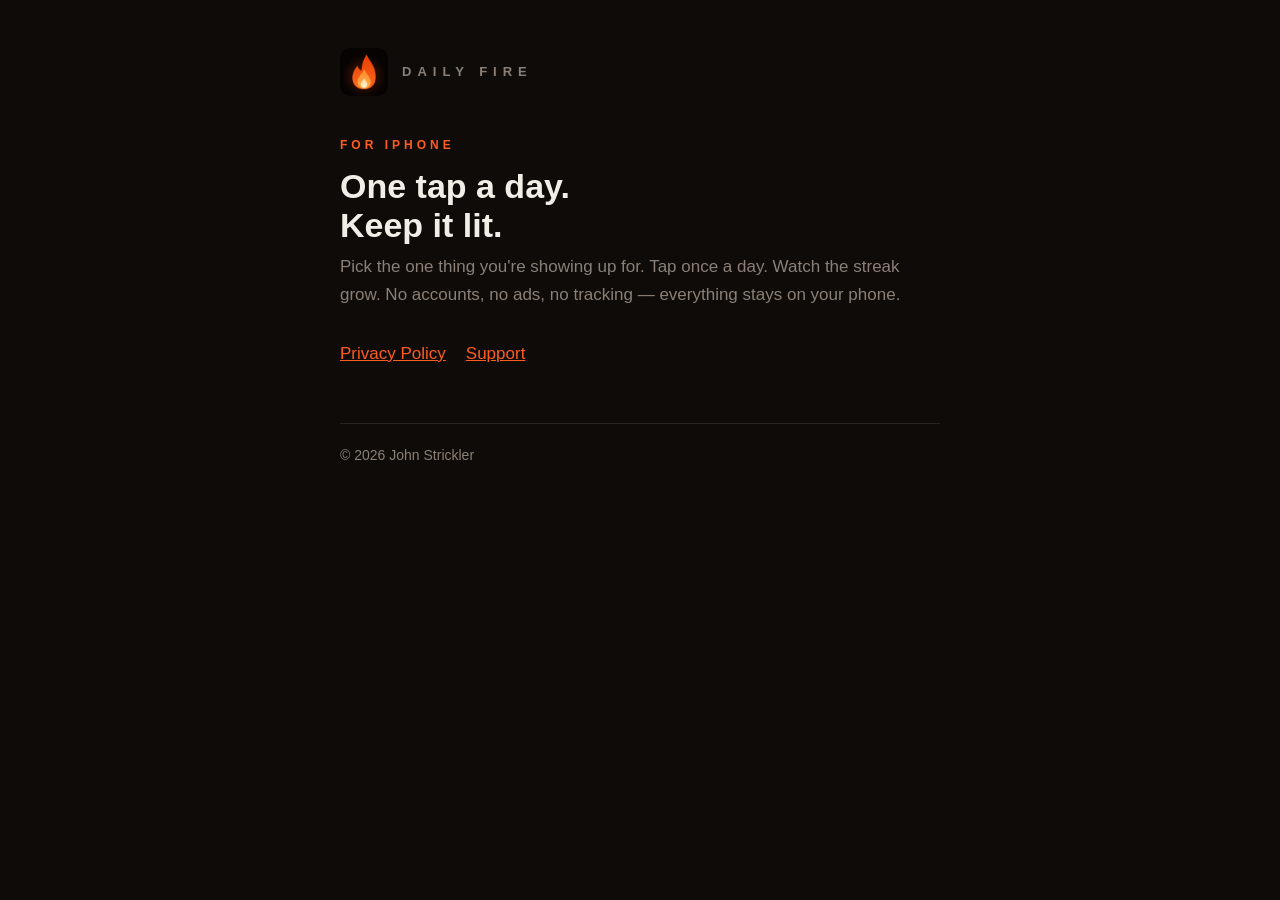
<file: index.html>
<!doctype html>
<html lang="en">
<head>
  <meta charset="utf-8">
  <meta name="viewport" content="width=device-width, initial-scale=1">
  <title>Daily Fire</title>
  <meta name="description" content="Daily Fire: one tap a day. Keep the streak lit.">
  <link rel="icon" href="icon.png">
  <link rel="stylesheet" href="style.css">
</head>
<body>
  <main>
    <header>
      <img src="icon.png" alt="">
      <span class="brand">DAILY FIRE</span>
    </header>

    <p class="eyebrow">For iPhone</p>
    <h1>One tap a day.<br>Keep it lit.</h1>
    <p class="muted">Pick the one thing you're showing up for. Tap once a day. Watch the streak grow. No accounts, no ads, no tracking — everything stays on your phone.</p>

    <div class="links">
      <a href="privacy/">Privacy Policy</a>
      <a href="support/">Support</a>
    </div>

    <footer>© 2026 John Strickler</footer>
  </main>
</body>
</html>
</file>
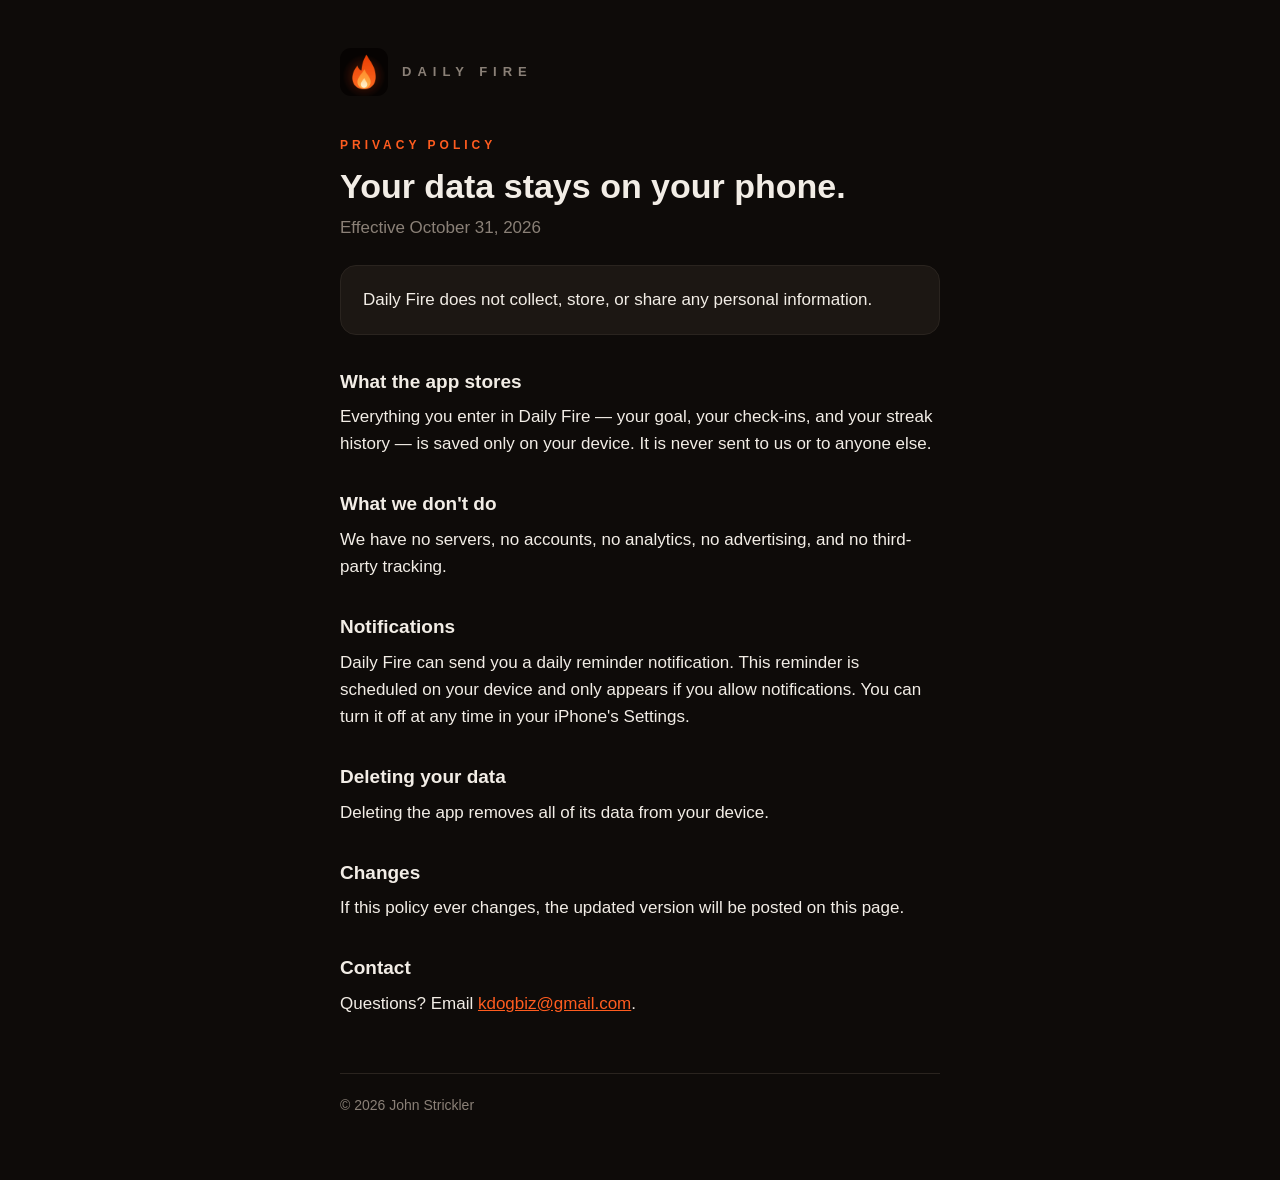
<file: privacy/index.html>
<!doctype html>
<html lang="en">
<head>
  <meta charset="utf-8">
  <meta name="viewport" content="width=device-width, initial-scale=1">
  <title>Privacy Policy – Daily Fire</title>
  <link rel="icon" href="../icon.png">
  <link rel="stylesheet" href="../style.css">
</head>
<body>
  <main>
    <header>
      <a href="../"><img src="../icon.png" alt=""><span class="brand">DAILY FIRE</span></a>
    </header>

    <p class="eyebrow">Privacy Policy</p>
    <h1>Your data stays on your phone.</h1>
    <p class="muted">Effective October 31, 2026</p>

    <div class="card">
      <p style="margin:0">Daily Fire does not collect, store, or share any personal information.</p>
    </div>

    <h2>What the app stores</h2>
    <p>Everything you enter in Daily Fire — your goal, your check-ins, and your streak history — is saved only on your device. It is never sent to us or to anyone else.</p>

    <h2>What we don't do</h2>
    <p>We have no servers, no accounts, no analytics, no advertising, and no third-party tracking.</p>

    <h2>Notifications</h2>
    <p>Daily Fire can send you a daily reminder notification. This reminder is scheduled on your device and only appears if you allow notifications. You can turn it off at any time in your iPhone's Settings.</p>

    <h2>Deleting your data</h2>
    <p>Deleting the app removes all of its data from your device.</p>

    <h2>Changes</h2>
    <p>If this policy ever changes, the updated version will be posted on this page.</p>

    <h2>Contact</h2>
    <p>Questions? Email <a href="mailto:kdogbiz@gmail.com">kdogbiz@gmail.com</a>.</p>

    <footer>© 2026 John Strickler</footer>
  </main>
</body>
</html>
</file>
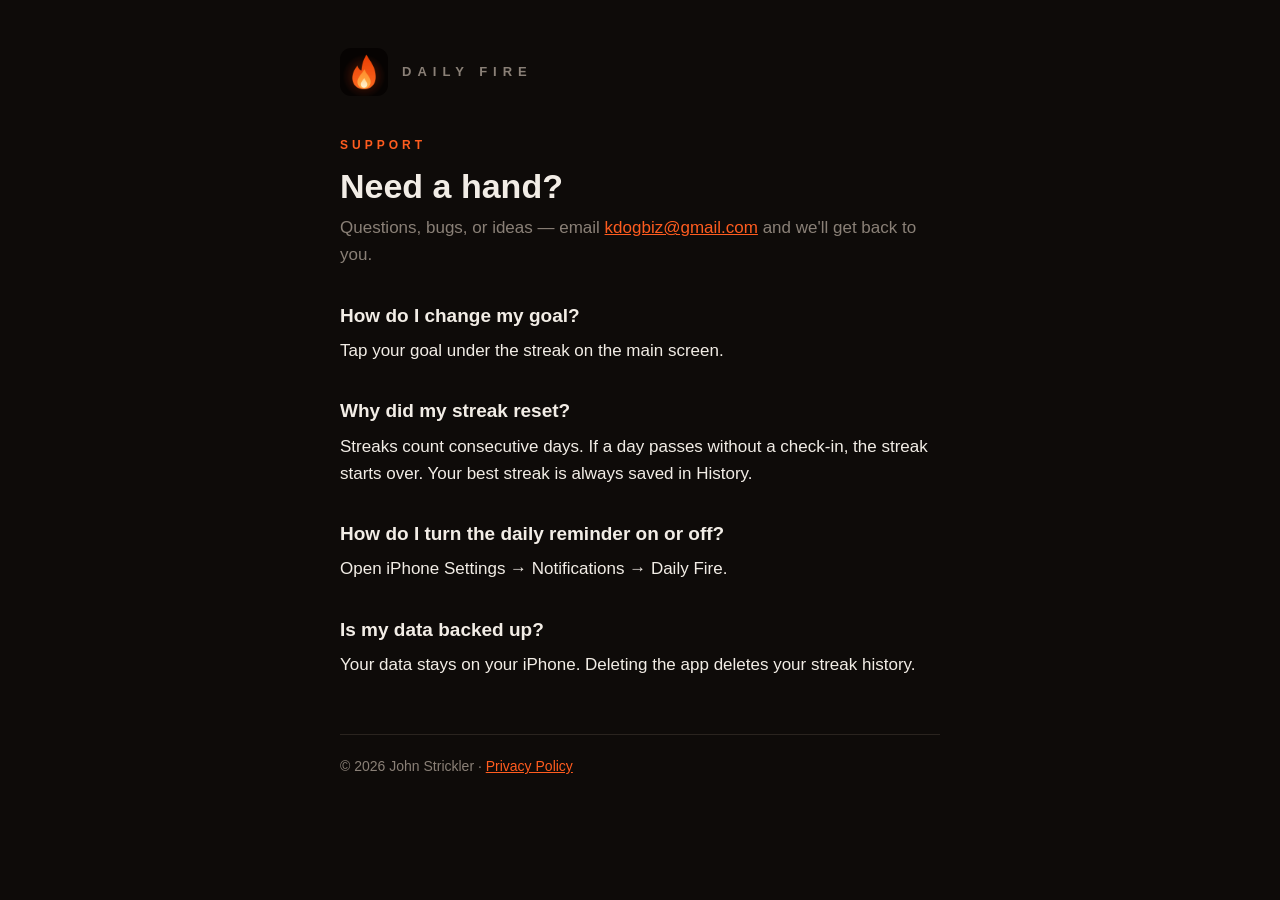
<file: support/index.html>
<!doctype html>
<html lang="en">
<head>
  <meta charset="utf-8">
  <meta name="viewport" content="width=device-width, initial-scale=1">
  <title>Support – Daily Fire</title>
  <link rel="icon" href="../icon.png">
  <link rel="stylesheet" href="../style.css">
</head>
<body>
  <main>
    <header>
      <a href="../"><img src="../icon.png" alt=""><span class="brand">DAILY FIRE</span></a>
    </header>

    <p class="eyebrow">Support</p>
    <h1>Need a hand?</h1>
    <p class="muted">Questions, bugs, or ideas — email <a href="mailto:kdogbiz@gmail.com">kdogbiz@gmail.com</a> and we'll get back to you.</p>

    <h2>How do I change my goal?</h2>
    <p>Tap your goal under the streak on the main screen.</p>

    <h2>Why did my streak reset?</h2>
    <p>Streaks count consecutive days. If a day passes without a check-in, the streak starts over. Your best streak is always saved in History.</p>

    <h2>How do I turn the daily reminder on or off?</h2>
    <p>Open iPhone Settings → Notifications → Daily Fire.</p>

    <h2>Is my data backed up?</h2>
    <p>Your data stays on your iPhone. Deleting the app deletes your streak history.</p>

    <footer>© 2026 John Strickler · <a href="../privacy/">Privacy Policy</a></footer>
  </main>
</body>
</html>
</file>
<file: style.css>
:root {
  --ember: #FF5C1F;
  --coal: #0E0B09;
  --surface: #1C1713;
  --line: #2A241F;
  --ash: #8A8077;
  --bone: #F2EDE6;
}

* { box-sizing: border-box; }

body {
  margin: 0;
  background: var(--coal);
  color: var(--bone);
  font: 17px/1.6 -apple-system, BlinkMacSystemFont, "SF Pro Text", "Helvetica Neue", Arial, sans-serif;
  -webkit-font-smoothing: antialiased;
}

main {
  max-width: 640px;
  margin: 0 auto;
  padding: 48px 20px 64px;
}

header {
  display: flex;
  align-items: center;
  gap: 14px;
  margin-bottom: 40px;
}

header a {
  display: flex;
  align-items: center;
  gap: 14px;
  color: inherit;
  text-decoration: none;
}

header img {
  width: 48px;
  height: 48px;
  border-radius: 11px;
}

.brand {
  font-size: 13px;
  font-weight: 700;
  letter-spacing: 6px;
  color: var(--ash);
}

h1 {
  font-size: 34px;
  line-height: 1.15;
  font-weight: 900;
  margin: 0 0 8px;
}

h2 {
  font-size: 19px;
  margin: 32px 0 6px;
}

.eyebrow {
  color: var(--ember);
  font-size: 12px;
  font-weight: 800;
  letter-spacing: 4px;
  text-transform: uppercase;
  margin: 0 0 12px;
}

.muted { color: var(--ash); }

p { margin: 0 0 16px; }

a { color: var(--ember); }

.card {
  background: var(--surface);
  border: 1px solid var(--line);
  border-radius: 16px;
  padding: 20px 22px;
  margin: 24px 0;
}

.links {
  display: flex;
  gap: 20px;
  margin-top: 32px;
}

footer {
  margin-top: 56px;
  padding-top: 20px;
  border-top: 1px solid var(--line);
  color: var(--ash);
  font-size: 14px;
}
</file>
